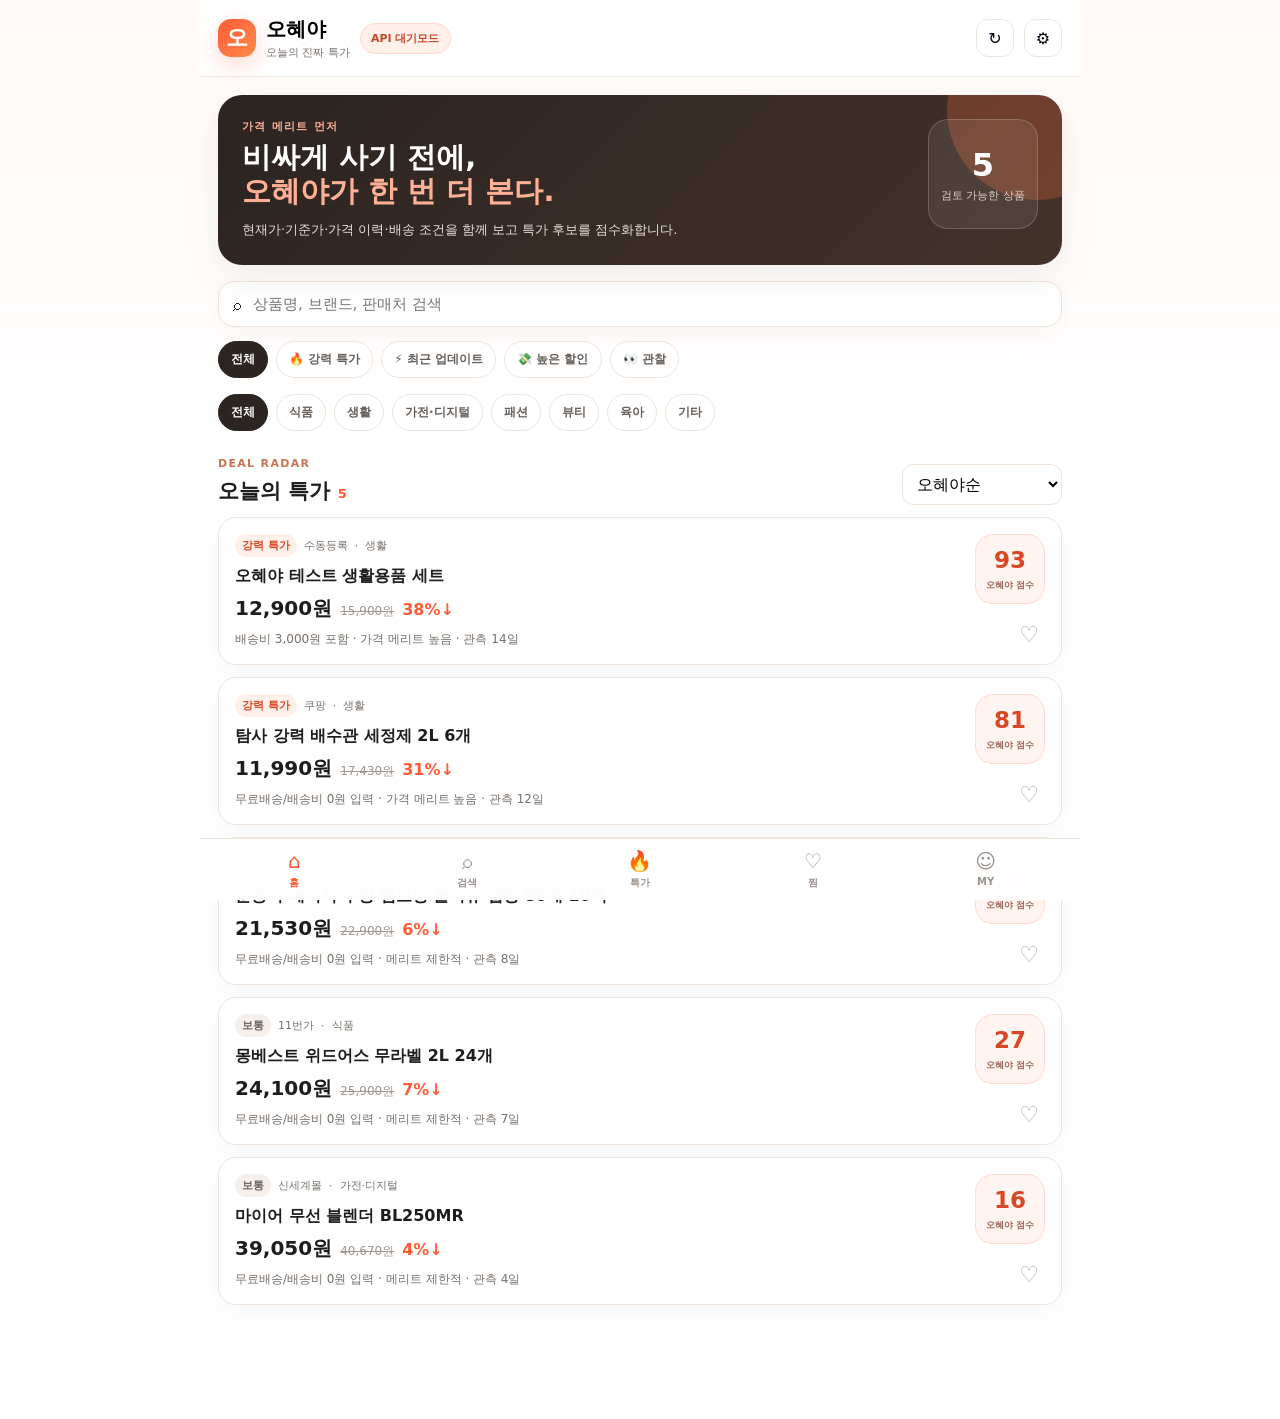
<file: ohaeya/index.html>
<!doctype html><html lang="ko"><head><meta charset="utf-8"><meta name="viewport" content="width=device-width,initial-scale=1,viewport-fit=cover"><meta name="theme-color" content="#ff5b35"><meta name="description" content="오혜야 - 가격 메리트를 한눈에 확인하는 특가 발견 서비스"><title>오혜야 | 오늘의 진짜 특가</title><link rel="manifest" href="./manifest.webmanifest"><style>:root{--bg:#fff8f4;--card:#fff;--ink:#1f1d1b;--muted:#77716c;--line:#eee4dc;--brand:#ff5b35;--brand2:#ff8a4c;--good:#15966a;--warn:#d97706;--danger:#d9485f;--shadow:0 12px 34px rgba(69,38,22,.08);font-family:Inter,system-ui,-apple-system,BlinkMacSystemFont,"Segoe UI",sans-serif}
*{box-sizing:border-box}body{margin:0;background:linear-gradient(180deg,#fffaf7 0,#fff 32%);color:var(--ink)}button,input,select,textarea{font:inherit}.app-shell{max-width:880px;margin:0 auto;min-height:100vh;padding-bottom:96px}.topbar{position:sticky;top:0;z-index:20;display:flex;justify-content:space-between;align-items:center;padding:16px 18px;background:rgba(255,255,255,.92);backdrop-filter:blur(12px);border-bottom:1px solid rgba(238,228,220,.8)}.brand-wrap,.header-actions,.brand{display:flex;align-items:center;gap:10px}.brand{border:0;background:none;padding:0;text-align:left;cursor:pointer}.brand strong{display:block;font-size:20px}.brand small{display:block;color:var(--muted);font-size:11px;margin-top:2px}.brand-mark{width:38px;height:38px;border-radius:13px;display:grid;place-items:center;background:linear-gradient(135deg,var(--brand),var(--brand2));color:#fff;font-weight:900;font-size:22px;box-shadow:0 8px 22px rgba(255,91,53,.24)}.mode-badge{border:1px solid #ffd6ca;background:#fff0ea;color:#c74728;border-radius:999px;padding:7px 10px;font-size:11px;font-weight:800}.icon-btn{width:38px;height:38px;border:1px solid var(--line);background:#fff;border-radius:12px;cursor:pointer}.view{display:none;padding:18px}.view.active{display:block}.hero-card{display:grid;grid-template-columns:1fr auto;gap:20px;background:linear-gradient(135deg,#2b2421,#43322a);color:#fff;border-radius:24px;padding:24px;box-shadow:var(--shadow);overflow:hidden;position:relative}.hero-card:after{content:"";position:absolute;width:180px;height:180px;border-radius:50%;background:rgba(255,107,61,.25);right:-65px;top:-75px}.eyebrow{margin:0 0 7px;font-size:11px;letter-spacing:.12em;font-weight:900;color:#c97555;text-transform:uppercase}.hero-card .eyebrow{color:#ffb095}.hero-card h1,.page-head h1{margin:0;line-height:1.16}.hero-card h1{font-size:29px}.hero-card h1 span{color:#ffb095}.hero-copy{margin:12px 0 0;color:#eadfd9;font-size:13px;line-height:1.6;max-width:520px}.hero-stat{min-width:110px;height:110px;border:1px solid rgba(255,255,255,.18);background:rgba(255,255,255,.08);border-radius:20px;display:flex;flex-direction:column;align-items:center;justify-content:center;z-index:1}.hero-stat strong{font-size:32px}.hero-stat span{font-size:11px;color:#ded2cc;margin-top:4px}.search-box{margin-top:16px;display:grid;grid-template-columns:auto 1fr auto;gap:10px;align-items:center;background:#fff;border:1px solid var(--line);padding:12px 14px;border-radius:16px;box-shadow:0 8px 22px rgba(83,45,23,.04)}.search-box input{border:0;outline:0;width:100%;font-size:15px}.clear-btn{border:0;background:#f5efeb;border-radius:8px;padding:6px 8px;color:#6f6762;cursor:pointer}.hidden{display:none!important}.quick-row,.category-row{display:flex;gap:8px;overflow:auto;padding:14px 0 2px;scrollbar-width:none}.quick-row::-webkit-scrollbar,.category-row::-webkit-scrollbar{display:none}.quick-chip,.category-chip{white-space:nowrap;border:1px solid var(--line);background:#fff;border-radius:999px;padding:9px 12px;font-size:12px;font-weight:800;color:#665f5a;cursor:pointer}.quick-chip.active,.category-chip.active{background:#2b2421;color:#fff;border-color:#2b2421}.section-head,.panel-head,.page-head,.admin-head,.api-title-row{display:flex;align-items:end;justify-content:space-between;gap:12px}.section-head{margin:24px 0 12px}.section-head h2{margin:0;font-size:21px}.section-head h2 span{font-size:13px;color:var(--brand)}.section-head select{border:1px solid var(--line);background:#fff;border-radius:11px;padding:9px 10px}.deal-list{display:grid;gap:12px}.deal-card{display:grid;grid-template-columns:1fr auto;gap:14px;background:var(--card);border:1px solid var(--line);border-radius:18px;padding:16px;box-shadow:0 8px 24px rgba(65,38,22,.035);cursor:pointer}.deal-card:hover{transform:translateY(-1px);box-shadow:0 12px 26px rgba(65,38,22,.06)}.deal-meta{display:flex;align-items:center;gap:7px;flex-wrap:wrap;color:var(--muted);font-size:11px}.pill{padding:4px 7px;border-radius:999px;background:#f5f0ec;color:#6b635e;font-weight:800}.pill.hot{background:#fff0ea;color:#d94725}.deal-title{font-size:16px;font-weight:850;line-height:1.38;margin:8px 0}.price-row{display:flex;align-items:baseline;gap:8px;flex-wrap:wrap}.price-row strong{font-size:20px}.normal-price{color:#a09791;text-decoration:line-through;font-size:12px}.discount{color:var(--brand);font-weight:900}.deal-sub{margin-top:8px;color:#776f69;font-size:12px;line-height:1.5}.deal-actions{display:flex;flex-direction:column;align-items:flex-end;justify-content:space-between;min-width:82px}.score{width:70px;height:70px;border-radius:18px;display:grid;place-items:center;background:#fff4ef;border:1px solid #ffd9cc;text-align:center}.score strong{display:block;color:#d94725;font-size:23px}.score small{font-size:9px;color:#9b6758;font-weight:800}.fav-btn{border:0;background:none;font-size:22px;cursor:pointer;color:#aaa}.fav-btn.active{color:#f04e4e}.empty-state{text-align:center;padding:46px 20px;color:var(--muted)}.empty-state strong{display:block;color:var(--ink);margin:10px 0 4px}.empty-icon{font-size:34px}.page-head{align-items:flex-start;margin-bottom:18px}.page-head h1{font-size:28px}.page-head>div>p:last-child,.page-head>p{color:var(--muted);font-size:13px}.status-dot{display:flex;align-items:center;gap:7px;font-size:11px;font-weight:900;color:#8a6b1f;background:#fff9de;border:1px solid #f2e5a5;padding:8px 10px;border-radius:999px}.status-dot i{width:7px;height:7px;border-radius:50%;background:#e8ab17}.stats-grid{display:grid;grid-template-columns:repeat(4,1fr);gap:10px}.stat-card,.admin-card,.api-card,.admin-row{background:#fff;border:1px solid var(--line);border-radius:17px;padding:15px}.stat-card strong{display:block;font-size:22px}.stat-card span{font-size:11px;color:var(--muted)}.admin-tabs{display:flex;gap:8px;margin:18px 0 12px;overflow:auto}.admin-tab{border:1px solid var(--line);background:#fff;border-radius:11px;padding:10px 12px;font-size:12px;font-weight:800;white-space:nowrap;cursor:pointer}.admin-tab.active{background:#2b2421;color:#fff}.admin-panel{display:none}.admin-panel.active{display:block}.panel-head{align-items:center;margin-bottom:12px}.panel-head h2{margin:0 0 4px;font-size:18px}.panel-head p{margin:0;color:var(--muted);font-size:12px}.primary-btn,.secondary-btn,.danger-btn,.file-btn{border:0;border-radius:11px;padding:10px 13px;font-size:12px;font-weight:900;cursor:pointer}.primary-btn{background:var(--brand);color:white}.secondary-btn,.file-btn{background:#f4efeb;color:#453b35}.file-btn{display:inline-flex;justify-content:center}.file-btn.subtle{background:#fff;border:1px solid var(--line)}.danger-btn{background:#fff1f2;color:var(--danger)}.admin-list{display:grid;gap:10px}.admin-row{display:grid;grid-template-columns:1fr auto;gap:12px;align-items:center}.admin-row h3{margin:0 0 5px;font-size:14px}.admin-row p{margin:0;color:var(--muted);font-size:11px;line-height:1.45}.row-actions{display:flex;gap:6px;flex-wrap:wrap;justify-content:flex-end}.row-actions button{border:1px solid var(--line);background:#fff;border-radius:9px;padding:7px 8px;font-size:11px;cursor:pointer}.backup-grid{display:grid;grid-template-columns:repeat(2,1fr);gap:12px}.admin-card h3,.api-card h3{margin:0 0 7px}.admin-card p,.api-card p,.api-card li{font-size:12px;color:var(--muted);line-height:1.6}.button-stack{display:flex;gap:8px;flex-wrap:wrap}.danger-zone{border-color:#ffd6dc}.api-card{display:grid;grid-template-columns:auto 1fr;gap:14px;margin-bottom:12px}.api-card.muted{background:#fbfaf9}.api-icon{width:42px;height:42px;border-radius:13px;background:#fff1eb;color:var(--brand);display:grid;place-items:center;font-weight:900}.api-title-row{align-items:center}.api-title-row span{font-size:10px;padding:5px 7px;border-radius:999px;background:#fff6cf;color:#886811;font-weight:900}.bottom-nav{position:fixed;left:50%;bottom:0;transform:translateX(-50%);width:min(880px,100%);display:grid;grid-template-columns:repeat(5,1fr);background:rgba(255,255,255,.96);border-top:1px solid var(--line);padding:9px 8px max(9px,env(safe-area-inset-bottom));backdrop-filter:blur(12px);z-index:30}.nav-item{border:0;background:none;color:#9b938e;display:flex;flex-direction:column;align-items:center;gap:3px;cursor:pointer}.nav-item span{font-size:20px}.nav-item small{font-size:10px;font-weight:800}.nav-item.active{color:var(--brand)}dialog{border:0;padding:0;background:transparent}.sheet-dialog,.form-dialog{width:min(680px,calc(100% - 24px));max-height:88vh}.sheet-dialog::backdrop,.form-dialog::backdrop{background:rgba(28,23,20,.52);backdrop-filter:blur(2px)}.sheet-dialog>div:not(.dialog-handle),.form-dialog form{background:#fff;border-radius:22px;padding:22px;box-shadow:var(--shadow)}.dialog-handle{width:42px;height:5px;border-radius:99px;background:#c8c1bd;margin:0 auto 8px}.dialog-close{position:absolute;right:16px;top:18px;width:34px;height:34px;border:0;border-radius:50%;background:#f3eeeb;font-size:22px;cursor:pointer}.dialog-close.inline{position:static}.detail-score{display:inline-flex;align-items:center;gap:8px;background:#fff0ea;color:#c64727;border-radius:999px;padding:7px 10px;font-weight:900}.detail-title{font-size:22px;line-height:1.35;margin:14px 0 8px}.detail-price{font-size:28px;font-weight:900}.detail-grid{display:grid;grid-template-columns:repeat(2,1fr);gap:8px;margin:16px 0}.detail-cell{background:#faf6f3;border-radius:12px;padding:12px}.detail-cell small{display:block;color:var(--muted);font-size:10px}.detail-cell strong{font-size:13px}.detail-note{padding:12px;border-left:3px solid #ffc1ad;background:#fff8f4;border-radius:8px;color:#665e59;font-size:12px;line-height:1.6}.detail-cta{display:flex;gap:8px;margin-top:16px}.detail-cta a,.detail-cta button{flex:1;text-align:center;text-decoration:none}.form-dialog form{position:relative}.form-head{display:flex;justify-content:space-between;align-items:center}.form-head h2{margin:0}.form-grid{display:grid;grid-template-columns:repeat(2,1fr);gap:12px;margin-top:16px}.form-grid label{font-size:11px;font-weight:850;color:#615954}.form-grid .wide{grid-column:1/-1}.form-grid input,.form-grid select,.form-grid textarea{width:100%;margin-top:6px;border:1px solid var(--line);border-radius:10px;padding:11px;background:#fff;outline:none}.form-grid input:focus,.form-grid textarea:focus,.form-grid select:focus{border-color:#ffb29c}.form-actions{display:flex;justify-content:flex-end;gap:8px;margin-top:16px}.toast{position:fixed;left:50%;bottom:84px;transform:translate(-50%,20px);background:#2b2421;color:#fff;padding:10px 14px;border-radius:11px;font-size:12px;opacity:0;pointer-events:none;transition:.2s;z-index:99}.toast.show{opacity:1;transform:translate(-50%,0)}
@media(max-width:640px){.app-shell{max-width:none}.view{padding:14px}.hero-card{grid-template-columns:1fr;padding:20px}.hero-stat{display:none}.hero-card h1{font-size:26px}.stats-grid{grid-template-columns:repeat(2,1fr)}.backup-grid{grid-template-columns:1fr}.deal-card{grid-template-columns:1fr auto;padding:14px}.score{width:62px;height:62px}.form-grid{grid-template-columns:1fr}.form-grid .wide{grid-column:auto}.api-card{grid-template-columns:1fr}.page-head.admin-head{display:block}.status-dot{display:inline-flex;margin-top:8px}.section-head{align-items:center}.section-head select{max-width:145px}.brand small{display:none}}</style></head><body>
<div id="app" class="app-shell"><header class="topbar"><div class="brand-wrap"><button class="brand" id="brandBtn"><span class="brand-mark">오</span><span><strong>오혜야</strong><small>오늘의 진짜 특가</small></span></button><button id="modeBadge" class="mode-badge" type="button">API 대기모드</button></div><div class="header-actions"><button class="icon-btn" id="refreshBtn" type="button">↻</button><button class="icon-btn" id="adminBtn" type="button">⚙</button></div></header>
<main><section id="homeView" class="view active"><div class="hero-card"><div><p class="eyebrow">가격 메리트 먼저</p><h1>비싸게 사기 전에,<br><span>오혜야가 한 번 더 본다.</span></h1><p class="hero-copy">현재가·기준가·가격 이력·배송 조건을 함께 보고 특가 후보를 점수화합니다.</p></div><div class="hero-stat" id="heroStat"><strong>0</strong><span>검토 가능한 상품</span></div></div>
<div class="search-box"><span>⌕</span><input id="searchInput" type="search" placeholder="상품명, 브랜드, 판매처 검색"><button id="clearSearchBtn" class="clear-btn hidden" type="button">지우기</button></div>
<div class="quick-row" id="quickRow"><button class="quick-chip active" data-quick="all">전체</button><button class="quick-chip" data-quick="hot">🔥 강력 특가</button><button class="quick-chip" data-quick="fresh">⚡ 최근 업데이트</button><button class="quick-chip" data-quick="discount">💸 높은 할인</button><button class="quick-chip" data-quick="watch">👀 관찰</button></div><div class="category-row" id="categoryRow"></div>
<div class="section-head"><div><p class="eyebrow">DEAL RADAR</p><h2>오늘의 특가 <span id="dealCount">0</span></h2></div><select id="sortSelect"><option value="score">오혜야순</option><option value="priceAsc">실구매가 낮은순</option><option value="discount">할인율순</option><option value="fresh">최근 업데이트순</option></select></div><div id="dealList" class="deal-list"></div><div id="emptyState" class="empty-state hidden"><div class="empty-icon">⌕</div><strong>조건에 맞는 상품이 없어요.</strong><p>검색어나 필터를 바꿔보세요.</p></div></section>
<section id="favoritesView" class="view"><div class="page-head"><div><p class="eyebrow">MY PICKS</p><h1>찜한 특가</h1><p>브라우저에 저장되어 다음 방문에도 유지됩니다.</p></div></div><div id="favoriteList" class="deal-list"></div><div id="favoriteEmpty" class="empty-state hidden"><div class="empty-icon">♡</div><strong>아직 찜한 상품이 없어요.</strong><p>홈에서 관심 상품의 하트를 눌러보세요.</p></div></section>
<section id="adminView" class="view"><div class="page-head admin-head"><div><p class="eyebrow">OPERATOR</p><h1>오혜야 운영실</h1><p>쿠팡 API 전에는 수동·CSV로 운영하고, 승인 후 수집기만 교체합니다.</p></div><span class="status-dot"><i></i> API 대기</span></div><div class="admin-grid stats-grid" id="adminStats"></div><div class="admin-tabs"><button class="admin-tab active" data-admin-tab="products">상품 관리</button><button class="admin-tab" data-admin-tab="candidate">후보 큐</button><button class="admin-tab" data-admin-tab="backup">가져오기/백업</button><button class="admin-tab" data-admin-tab="api">API 연결</button></div>
<div id="adminProducts" class="admin-panel active"><div class="panel-head"><div><h2>상품 관리</h2><p>등록 즉시 점수와 상태가 계산됩니다.</p></div><button class="primary-btn" id="addProductBtn" type="button">+ 상품 등록</button></div><div id="adminProductList" class="admin-list"></div></div>
<div id="adminCandidate" class="admin-panel"><div class="panel-head"><div><h2>후보 큐</h2><p>수집된 후보를 승인·보류·제외합니다.</p></div><button class="secondary-btn" id="addCandidateBtn" type="button">+ 후보 추가</button></div><div id="candidateList" class="admin-list"></div></div>
<div id="adminBackup" class="admin-panel"><div class="backup-grid"><article class="admin-card"><h3>JSON 백업</h3><p>현재 상품·후보·클릭 통계를 저장합니다.</p><button id="exportBtn" class="primary-btn" type="button">백업 파일 내보내기</button></article><article class="admin-card"><h3>JSON 복원</h3><p>이전에 내보낸 백업을 다시 불러옵니다.</p><label class="file-btn">백업 파일 선택<input id="importJsonInput" type="file" accept="application/json,.json" hidden></label></article><article class="admin-card"><h3>CSV 일괄 등록</h3><p>상품 여러 건을 한 번에 등록합니다.</p><div class="button-stack"><button id="downloadCsvBtn" class="secondary-btn" type="button">CSV 양식 받기</button><label class="file-btn subtle">CSV 가져오기<input id="importCsvInput" type="file" accept="text/csv,.csv" hidden></label></div></article><article class="admin-card danger-zone"><h3>데모 데이터 초기화</h3><p>로컬 변경 내용을 지우고 기본 샘플로 되돌립니다.</p><button id="resetBtn" class="danger-btn" type="button">초기 상태로 복원</button></article></div></div>
<div id="adminApi" class="admin-panel"><article class="api-card"><div class="api-icon">C</div><div><div class="api-title-row"><h3>쿠팡 파트너스 API</h3><span>대기</span></div><p>승인 후 Access Key / Secret Key는 서버 환경변수에 저장하고 어댑터만 활성화하면 됩니다.</p><ul><li>현재: Manual/CSV Source → Normalizer → Score Engine → UI</li><li>승인 후: Coupang Source → 같은 Normalizer → 같은 Score Engine → UI</li><li>홈·점수·찜·관리자 UI는 그대로 유지</li></ul></div></article><article class="api-card muted"><div class="api-icon">✓</div><div><h3>API 전환 준비 완료</h3><p>데이터 공급자만 교체하도록 구성했습니다.</p></div></article></div></section></main>
<nav class="bottom-nav"><button class="nav-item active" data-view="home"><span>⌂</span><small>홈</small></button><button class="nav-item" data-view="search"><span>⌕</span><small>검색</small></button><button class="nav-item" data-view="hot"><span>🔥</span><small>특가</small></button><button class="nav-item" data-view="favorites"><span>♡</span><small>찜</small></button><button class="nav-item" data-view="admin"><span>☺</span><small>MY</small></button></nav></div>
<dialog id="detailDialog" class="sheet-dialog"><div class="dialog-handle"></div><div id="detailContent"></div><form method="dialog"><button class="dialog-close">×</button></form></dialog>
<dialog id="productDialog" class="form-dialog"><form id="productForm"><div class="form-head"><div><p class="eyebrow">PRODUCT</p><h2 id="productFormTitle">상품 등록</h2></div><button type="button" class="dialog-close inline" id="closeProductDialog">×</button></div><input type="hidden" id="productId"><div class="form-grid"><label class="wide">상품명<input id="productName" required></label><label>판매처<input id="productSource" required></label><label>카테고리<select id="productCategory"></select></label><label>현재가<input id="productPrice" type="number" min="0" required></label><label>기준가<input id="productNormalPrice" type="number" min="0"></label><label>배송비<input id="productShipping" type="number" min="0" value="0"></label><label>과거 대표가<input id="productMedian" type="number" min="0"></label><label>관측일수<input id="productDays" type="number" min="0" value="0"></label><label class="wide">상품 URL<input id="productUrl" type="url"></label><label class="wide">제휴 URL<input id="productAffiliateUrl" type="url"></label><label class="wide">메모<textarea id="productNote" rows="3"></textarea></label></div><div class="form-actions"><button type="button" class="secondary-btn" id="cancelProductBtn">취소</button><button type="submit" class="primary-btn">저장</button></div></form></dialog>
<dialog id="candidateDialog" class="form-dialog"><form id="candidateForm"><div class="form-head"><div><p class="eyebrow">CANDIDATE</p><h2>후보 추가</h2></div><button type="button" class="dialog-close inline" id="closeCandidateDialog">×</button></div><div class="form-grid"><label class="wide">상품명<input id="candidateName" required></label><label>판매처<input id="candidateSource" required></label><label>현재가<input id="candidatePrice" type="number" min="0" required></label><label>기준가<input id="candidateNormalPrice" type="number" min="0"></label><label class="wide">상품 URL<input id="candidateUrl" type="url"></label></div><div class="form-actions"><button type="button" class="secondary-btn" id="cancelCandidateBtn">취소</button><button type="submit" class="primary-btn">후보 저장</button></div></form></dialog><div id="toast" class="toast"></div><script>const KEYS={products:'ohaeya.products.v2',favorites:'ohaeya.favorites.v2',candidates:'ohaeya.candidates.v2',clicks:'ohaeya.clicks.v2'};
const categories=['전체','식품','생활','가전·디지털','패션','뷰티','육아','기타'];
const nowISO=()=>new Date().toISOString();
const daysAgo=n=>new Date(Date.now()-n*86400000).toISOString();
const uid=()=>`oh_${Date.now().toString(36)}_${Math.random().toString(36).slice(2,7)}`;
const money=n=>`${Math.round(Number(n)||0).toLocaleString('ko-KR')}원`;
const pct=(a,b)=>b>0?Math.max(0,Math.round((1-a/b)*100)):0;
const defaultProducts=[
{id:'p1',name:'탐사 강력 배수관 세정제 2L 6개',source:'쿠팡',category:'생활',price:11990,normalPrice:17430,shipping:0,medianPrice:15900,observedDays:12,url:'https://www.coupang.com/',affiliateUrl:'',note:'쿠팡 API 승인 전 샘플 데이터입니다. 실제 구매 전 판매 페이지의 가격과 배송 조건을 확인하세요.',updatedAt:daysAgo(1),priceHistory:[15900,14900,13900,11990]},
{id:'p2',name:'순둥이 베이직 무향 엠보싱 물티슈 캡형 80매 10팩',source:'11번가',category:'육아',price:21530,normalPrice:22900,shipping:0,medianPrice:22400,observedDays:8,url:'https://www.11st.co.kr/',affiliateUrl:'',note:'샘플 데이터. 실시간 가격이 아니므로 구매 전 확인이 필요합니다.',updatedAt:daysAgo(2),priceHistory:[22900,22400,21900,21530]},
{id:'p3',name:'몽베스트 위드어스 무라벨 2L 24개',source:'11번가',category:'식품',price:24100,normalPrice:25900,shipping:0,medianPrice:24900,observedDays:7,url:'https://www.11st.co.kr/',affiliateUrl:'',note:'샘플 데이터. 가격 이력 테스트용입니다.',updatedAt:daysAgo(3),priceHistory:[24900,24800,24500,24100]},
{id:'p4',name:'마이어 무선 블렌더 BL250MR',source:'신세계몰',category:'가전·디지털',price:39050,normalPrice:40670,shipping:0,medianPrice:39900,observedDays:4,url:'https://www.ssg.com/',affiliateUrl:'',note:'관측일수가 짧아 점수 신뢰도를 낮게 반영합니다.',updatedAt:daysAgo(4),priceHistory:[40670,39900,39050]},
{id:'p5',name:'오혜야 테스트 생활용품 세트',source:'수동등록',category:'생활',price:9900,normalPrice:15900,shipping:3000,medianPrice:14900,observedDays:14,url:'',affiliateUrl:'',note:'관리자 등록·점수 계산 동작 확인용 샘플입니다.',updatedAt:daysAgo(0),priceHistory:[14900,13900,12900,9900]}
];
const defaultCandidates=[{id:'c1',name:'쿠팡 API 연결 전 테스트 후보',source:'수동수집',price:12900,normalPrice:19900,url:'',status:'pending',createdAt:nowISO()}];
const load=(k,f)=>{try{const v=JSON.parse(localStorage.getItem(k));return Array.isArray(v)||typeof v==='object'&&v!==null?v:f}catch{return f}};
let products=load(KEYS.products,defaultProducts), favorites=load(KEYS.favorites,[]), candidates=load(KEYS.candidates,defaultCandidates), clicks=load(KEYS.clicks,{});
let state={query:'',quick:'all',category:'전체',sort:'score',view:'home'};
const save=()=>{localStorage.setItem(KEYS.products,JSON.stringify(products));localStorage.setItem(KEYS.favorites,JSON.stringify(favorites));localStorage.setItem(KEYS.candidates,JSON.stringify(candidates));localStorage.setItem(KEYS.clicks,JSON.stringify(clicks));};
function freshnessDays(p){return Math.floor((Date.now()-new Date(p.updatedAt||0).getTime())/86400000)}
function dealScore(p){const d=pct(p.price,p.normalPrice), hist=p.medianPrice>0?Math.max(0,(p.medianPrice-p.price)/p.medianPrice*100):0, shippingPenalty=p.shipping>0?Math.min(12,p.shipping/1000*3):0, obs=Math.min(20,(p.observedDays||0)*1.4), freshness=Math.max(0,15-freshnessDays(p)*2.5);return Math.max(0,Math.min(100,Math.round(d*.85+hist*1.05+obs+freshness-shippingPenalty)))}
function confidence(p){if(freshnessDays(p)>7)return ['확인 필요','오래된 데이터'];if((p.observedDays||0)<3)return ['잠정','가격 데이터 부족'];if(dealScore(p)>=75)return ['강력 특가','가격 메리트 높음'];if(dealScore(p)>=55)return ['특가 후보','비교 가치 있음'];if(dealScore(p)>=35)return ['관찰','추가 확인 권장'];return ['보통','메리트 제한적']}
function effectivePrice(p){return Number(p.price||0)+Number(p.shipping||0)}
function toast(msg){const el=document.getElementById('toast');el.textContent=msg;el.classList.add('show');clearTimeout(window.__toast);window.__toast=setTimeout(()=>el.classList.remove('show'),1800)}
function renderCategories(){const row=document.getElementById('categoryRow');row.innerHTML=categories.map(c=>`<button class="category-chip ${state.category===c?'active':''}" data-cat="${c}">${c}</button>`).join('');row.querySelectorAll('button').forEach(b=>b.onclick=()=>{state.category=b.dataset.cat;renderAll()})}
function filteredProducts(list=products){let a=[...list].filter(p=>{const q=state.query.trim().toLowerCase();const matchQ=!q||[p.name,p.source,p.category].some(v=>(v||'').toLowerCase().includes(q));const matchCat=state.category==='전체'||p.category===state.category;const score=dealScore(p);let matchQuick=true;if(state.quick==='hot')matchQuick=score>=75;if(state.quick==='fresh')matchQuick=freshnessDays(p)<=1;if(state.quick==='discount')matchQuick=pct(p.price,p.normalPrice)>=20;if(state.quick==='watch')matchQuick=score>=35&&score<75;return matchQ&&matchCat&&matchQuick});a.sort((x,y)=>state.sort==='priceAsc'?effectivePrice(x)-effectivePrice(y):state.sort==='discount'?pct(y.price,y.normalPrice)-pct(x.price,x.normalPrice):state.sort==='fresh'?new Date(y.updatedAt)-new Date(x.updatedAt):dealScore(y)-dealScore(x));return a}
function dealCard(p){const [label,why]=confidence(p), score=dealScore(p), discount=pct(p.price,p.normalPrice), fav=favorites.includes(p.id), stale=freshnessDays(p)>7;return `<article class="deal-card" data-id="${p.id}"><div><div class="deal-meta"><span class="pill ${score>=75?'hot':''}">${label}</span><span>${p.source}</span><span>·</span><span>${p.category}</span>${stale?'<span class="pill">업데이트 필요</span>':''}</div><div class="deal-title">${escapeHtml(p.name)}</div><div class="price-row"><strong>${money(effectivePrice(p))}</strong>${p.normalPrice?`<span class="normal-price">${money(p.normalPrice)}</span>`:''}${discount?`<span class="discount">${discount}%↓</span>`:''}</div><div class="deal-sub">${p.shipping?`배송비 ${money(p.shipping)} 포함`:'무료배송/배송비 0원 입력'} · ${why} · 관측 ${p.observedDays||0}일</div></div><div class="deal-actions"><div class="score"><div><strong>${score}</strong><small>오혜야 점수</small></div></div><button class="fav-btn ${fav?'active':''}" data-fav="${p.id}" aria-label="찜">${fav?'♥':'♡'}</button></div></article>`}
function bindDealCards(scope=document){scope.querySelectorAll('.deal-card').forEach(card=>card.onclick=e=>{if(e.target.closest('[data-fav]'))return;openDetail(card.dataset.id)});scope.querySelectorAll('[data-fav]').forEach(b=>b.onclick=e=>{e.stopPropagation();toggleFavorite(b.dataset.fav)})}
function renderDeals(){const list=filteredProducts();document.getElementById('dealCount').textContent=list.length;document.getElementById('heroStat').innerHTML=`<strong>${products.filter(p=>freshnessDays(p)<=7).length}</strong><span>검토 가능한 상품</span>`;const el=document.getElementById('dealList');el.innerHTML=list.map(dealCard).join('');document.getElementById('emptyState').classList.toggle('hidden',list.length>0);bindDealCards(el)}
function toggleFavorite(id){favorites=favorites.includes(id)?favorites.filter(x=>x!==id):[...favorites,id];save();renderDeals();renderFavorites();toast(favorites.includes(id)?'찜에 저장했어요':'찜에서 뺐어요')}
function renderFavorites(){const arr=products.filter(p=>favorites.includes(p.id));const el=document.getElementById('favoriteList');el.innerHTML=arr.map(dealCard).join('');document.getElementById('favoriteEmpty').classList.toggle('hidden',arr.length>0);bindDealCards(el)}
function openDetail(id){const p=products.find(x=>x.id===id);if(!p)return;const score=dealScore(p),[label,why]=confidence(p),link=p.affiliateUrl||p.url;document.getElementById('detailContent').innerHTML=`<div class="detail-score">오혜야 ${score} · ${label}</div><div class="detail-title">${escapeHtml(p.name)}</div><div class="deal-meta">${escapeHtml(p.source)} · ${escapeHtml(p.category)} · ${new Date(p.updatedAt).toLocaleDateString('ko-KR')} 업데이트</div><div class="detail-price">${money(effectivePrice(p))}</div><div class="detail-grid"><div class="detail-cell"><small>현재 상품가</small><strong>${money(p.price)}</strong></div><div class="detail-cell"><small>기준가</small><strong>${p.normalPrice?money(p.normalPrice):'미입력'}</strong></div><div class="detail-cell"><small>과거 대표가</small><strong>${p.medianPrice?money(p.medianPrice):'미입력'}</strong></div><div class="detail-cell"><small>관측</small><strong>${p.observedDays||0}일</strong></div></div><div class="detail-note"><strong>${why}</strong><br>${escapeHtml(p.note||'구매 전 실제 판매 페이지의 최종 가격과 배송 조건을 확인하세요.')}</div><div class="detail-cta"><button class="secondary-btn" onclick="window.toggleFavorite('${p.id}')">${favorites.includes(p.id)?'♥ 찜 해제':'♡ 찜하기'}</button>${link?`<a class="primary-btn" href="${escapeAttr(link)}" target="_blank" rel="noopener sponsored" onclick="window.trackClick('${p.id}')">판매처 보기</a>`:'<button class="primary-btn" disabled>링크 미등록</button>'}</div>`;document.getElementById('detailDialog').showModal()}
window.toggleFavorite=id=>{toggleFavorite(id);document.getElementById('detailDialog').close()};window.trackClick=id=>{clicks[id]=(clicks[id]||0)+1;save()};
function renderAdmin(){const fresh=products.filter(p=>freshnessDays(p)<=7).length, hot=products.filter(p=>dealScore(p)>=75&&freshnessDays(p)<=7).length, pending=candidates.filter(c=>c.status==='pending').length,totalClicks=Object.values(clicks).reduce((a,b)=>a+b,0);document.getElementById('adminStats').innerHTML=[[products.length,'전체 상품'],[fresh,'최신 데이터'],[hot,'강력 특가'],[pending,'대기 후보']].map(([v,l])=>`<div class="stat-card"><strong>${v}</strong><span>${l}</span></div>`).join('')+`<div class="stat-card"><strong>${totalClicks}</strong><span>누적 이동 클릭</span></div>`;
const list=document.getElementById('adminProductList');list.innerHTML=products.map(p=>`<div class="admin-row"><div><h3>${escapeHtml(p.name)}</h3><p>${p.source} · ${money(effectivePrice(p))} · 점수 ${dealScore(p)} · ${new Date(p.updatedAt).toLocaleDateString('ko-KR')}</p></div><div class="row-actions"><button data-edit="${p.id}">수정</button><button data-delete="${p.id}">삭제</button></div></div>`).join('');list.querySelectorAll('[data-edit]').forEach(b=>b.onclick=()=>openProductForm(b.dataset.edit));list.querySelectorAll('[data-delete]').forEach(b=>b.onclick=()=>{if(confirm('이 상품을 삭제할까요?')){products=products.filter(p=>p.id!==b.dataset.delete);favorites=favorites.filter(x=>x!==b.dataset.delete);save();renderAll();toast('삭제했어요')}});renderCandidates()}
function renderCandidates(){const el=document.getElementById('candidateList');const arr=candidates.filter(c=>c.status!=='excluded');el.innerHTML=arr.length?arr.map(c=>`<div class="admin-row"><div><h3>${escapeHtml(c.name)}</h3><p>${c.source} · ${money(c.price)}${c.normalPrice?` · 기준가 ${money(c.normalPrice)}`:''} · ${c.status==='pending'?'검토 대기':'보류'}</p></div><div class="row-actions"><button data-approve="${c.id}">승인</button><button data-hold="${c.id}">보류</button><button data-exclude="${c.id}">제외</button></div></div>`).join(''):'<div class="empty-state"><strong>대기 후보가 없습니다.</strong></div>';el.querySelectorAll('[data-approve]').forEach(b=>b.onclick=()=>approveCandidate(b.dataset.approve));el.querySelectorAll('[data-hold]').forEach(b=>b.onclick=()=>setCandidateStatus(b.dataset.hold,'hold'));el.querySelectorAll('[data-exclude]').forEach(b=>b.onclick=()=>setCandidateStatus(b.dataset.exclude,'excluded'))}

function approveCandidate(id){const c=candidates.find(x=>x.id===id);if(!c)return;products.unshift({id:uid(),name:c.name,source:c.source,category:'기타',price:+c.price||0,normalPrice:+c.normalPrice||0,shipping:0,medianPrice:+c.normalPrice||0,observedDays:1,url:c.url||'',affiliateUrl:'',note:'후보 큐에서 승인된 상품입니다.',updatedAt:nowISO(),priceHistory:[+c.price||0]});c.status='approved';candidates=candidates.filter(x=>x.id!==id);save();renderAll();toast('상품으로 승인했어요')}
function setCandidateStatus(id,status){const c=candidates.find(x=>x.id===id);if(c)c.status=status;save();renderAll();toast(status==='hold'?'보류했어요':'후보에서 제외했어요')}
function openProductForm(id){const p=id?products.find(x=>x.id===id):null;document.getElementById('productFormTitle').textContent=p?'상품 수정':'상품 등록';document.getElementById('productId').value=p?.id||'';document.getElementById('productName').value=p?.name||'';document.getElementById('productSource').value=p?.source||'';document.getElementById('productCategory').value=p?.category||'기타';document.getElementById('productPrice').value=p?.price||'';document.getElementById('productNormalPrice').value=p?.normalPrice||'';document.getElementById('productShipping').value=p?.shipping||0;document.getElementById('productMedian').value=p?.medianPrice||'';document.getElementById('productDays').value=p?.observedDays||0;document.getElementById('productUrl').value=p?.url||'';document.getElementById('productAffiliateUrl').value=p?.affiliateUrl||'';document.getElementById('productNote').value=p?.note||'';document.getElementById('productDialog').showModal()}
function saveProductFromForm(e){e.preventDefault();const id=document.getElementById('productId').value;const existing=products.find(p=>p.id===id);const next={id:id||uid(),name:document.getElementById('productName').value.trim(),source:document.getElementById('productSource').value.trim(),category:document.getElementById('productCategory').value,price:+document.getElementById('productPrice').value||0,normalPrice:+document.getElementById('productNormalPrice').value||0,shipping:+document.getElementById('productShipping').value||0,medianPrice:+document.getElementById('productMedian').value||0,observedDays:+document.getElementById('productDays').value||0,url:document.getElementById('productUrl').value.trim(),affiliateUrl:document.getElementById('productAffiliateUrl').value.trim(),note:document.getElementById('productNote').value.trim(),updatedAt:nowISO(),priceHistory:[...(existing?.priceHistory||[]),+document.getElementById('productPrice').value||0].slice(-30)};if(existing)products=products.map(p=>p.id===id?next:p);else products.unshift(next);save();document.getElementById('productDialog').close();renderAll();toast(existing?'상품을 수정했어요':'상품을 등록했어요')}
function saveCandidateFromForm(e){e.preventDefault();candidates.unshift({id:uid(),name:document.getElementById('candidateName').value.trim(),source:document.getElementById('candidateSource').value.trim(),price:+document.getElementById('candidatePrice').value||0,normalPrice:+document.getElementById('candidateNormalPrice').value||0,url:document.getElementById('candidateUrl').value.trim(),status:'pending',createdAt:nowISO()});save();document.getElementById('candidateDialog').close();e.target.reset();renderAll();toast('후보를 추가했어요')}
function exportJson(){const blob=new Blob([JSON.stringify({version:1,exportedAt:nowISO(),products,candidates,clicks},null,2)],{type:'application/json'});downloadBlob(blob,`ohaeya-backup-${new Date().toISOString().slice(0,10)}.json`)}
function importJson(file){const r=new FileReader();r.onload=()=>{try{const d=JSON.parse(r.result);if(!Array.isArray(d.products))throw new Error();products=d.products;candidates=Array.isArray(d.candidates)?d.candidates:[];clicks=d.clicks||{};save();renderAll();toast('백업을 복원했어요')}catch{alert('오혜야 백업 JSON 형식이 아닙니다.')}};r.readAsText(file)}
function csvEscape(v){const s=String(v??'');return /[",\n]/.test(s)?`"${s.replaceAll('"','""')}"`:s}
function parseCsv(text){const rows=[];let row=[],cur='',q=false;for(let i=0;i<text.length;i++){const ch=text[i],n=text[i+1];if(ch==='"'){if(q&&n==='"'){cur+='"';i++}else q=!q}else if(ch===','&&!q){row.push(cur);cur=''}else if((ch==='\n'||ch==='\r')&&!q){if(ch==='\r'&&n==='\n')i++;row.push(cur);if(row.some(x=>x.trim()!==''))rows.push(row);row=[];cur=''}else cur+=ch}row.push(cur);if(row.some(x=>x.trim()!==''))rows.push(row);return rows}
function importCsv(file){const r=new FileReader();r.onload=()=>{const rows=parseCsv(r.result);if(rows.length<2)return alert('CSV 데이터가 없습니다.');const h=rows[0].map(x=>x.trim());let added=0;for(const cells of rows.slice(1)){const o=Object.fromEntries(h.map((k,i)=>[k,(cells[i]||'').trim()]));if(!o.name||!o.price)continue;const dup=products.some(p=>p.name.trim().toLowerCase()===o.name.trim().toLowerCase()&&p.source.trim().toLowerCase()===(o.source||'').trim().toLowerCase());if(dup)continue;products.push({id:uid(),name:o.name,source:o.source||'수동CSV',category:categories.includes(o.category)?o.category:'기타',price:+o.price||0,normalPrice:+o.normalPrice||0,shipping:+o.shipping||0,medianPrice:+o.medianPrice||0,observedDays:+o.observedDays||0,url:o.url||'',affiliateUrl:o.affiliateUrl||'',note:o.note||'CSV 일괄 등록',updatedAt:nowISO(),priceHistory:[+o.price||0]});added++}save();renderAll();toast(`${added}개 상품을 등록했어요`)};r.readAsText(file,'utf-8')}
function downloadCsvTemplate(){const h=['name','source','category','price','normalPrice','shipping','medianPrice','observedDays','url','affiliateUrl','note'];const sample=['예시 생수 2L 12개','쿠팡','식품','9900','12900','0','11900','7','https://example.com','','실제 구매 전 가격 확인'];const blob=new Blob(['\uFEFF'+h.join(',')+'\n'+sample.map(csvEscape).join(',')+'\n'],{type:'text/csv;charset=utf-8'});downloadBlob(blob,'ohaeya-products-template.csv')}
function downloadBlob(blob,name){const a=document.createElement('a');a.href=URL.createObjectURL(blob);a.download=name;a.click();setTimeout(()=>URL.revokeObjectURL(a.href),500)}
function setView(v){state.view=v==='search'||v==='hot'?'home':v;document.querySelectorAll('.view').forEach(x=>x.classList.remove('active'));document.getElementById(state.view==='favorites'?'favoritesView':state.view==='admin'?'adminView':'homeView').classList.add('active');document.querySelectorAll('.nav-item').forEach(x=>x.classList.toggle('active',x.dataset.view===v||(v==='search'&&x.dataset.view==='search')||(v==='hot'&&x.dataset.view==='hot')));if(v==='search'){setTimeout(()=>document.getElementById('searchInput').focus(),50)}if(v==='hot'){state.quick='hot';renderQuick();renderDeals()}window.scrollTo({top:0,behavior:'smooth'})}
function renderQuick(){document.querySelectorAll('[data-quick]').forEach(b=>b.classList.toggle('active',b.dataset.quick===state.quick))}
function renderAll(){renderCategories();renderQuick();renderDeals();renderFavorites();renderAdmin()}
function escapeHtml(s=''){return String(s).replace(/[&<>'"]/g,m=>({'&':'&amp;','<':'&lt;','>':'&gt;',"'":'&#39;','"':'&quot;'}[m]))}function escapeAttr(s=''){return escapeHtml(s)}
function init(){document.getElementById('productCategory').innerHTML=categories.filter(c=>c!=='전체').map(c=>`<option>${c}</option>`).join('');document.getElementById('searchInput').oninput=e=>{state.query=e.target.value;document.getElementById('clearSearchBtn').classList.toggle('hidden',!state.query);renderDeals()};document.getElementById('clearSearchBtn').onclick=()=>{state.query='';document.getElementById('searchInput').value='';document.getElementById('clearSearchBtn').classList.add('hidden');renderDeals()};document.getElementById('sortSelect').onchange=e=>{state.sort=e.target.value;renderDeals()};document.querySelectorAll('[data-quick]').forEach(b=>b.onclick=()=>{state.quick=b.dataset.quick;renderQuick();renderDeals()});document.querySelectorAll('.nav-item').forEach(b=>b.onclick=()=>setView(b.dataset.view));document.getElementById('brandBtn').onclick=()=>setView('home');document.getElementById('adminBtn').onclick=()=>setView('admin');document.getElementById('refreshBtn').onclick=()=>{renderAll();toast('화면을 새로 계산했어요')};document.querySelectorAll('.admin-tab').forEach(b=>b.onclick=()=>{document.querySelectorAll('.admin-tab').forEach(x=>x.classList.remove('active'));document.querySelectorAll('.admin-panel').forEach(x=>x.classList.remove('active'));b.classList.add('active');document.getElementById('admin'+b.dataset.adminTab[0].toUpperCase()+b.dataset.adminTab.slice(1)).classList.add('active')});document.getElementById('addProductBtn').onclick=()=>openProductForm();document.getElementById('productForm').onsubmit=saveProductFromForm;document.getElementById('closeProductDialog').onclick=document.getElementById('cancelProductBtn').onclick=()=>document.getElementById('productDialog').close();document.getElementById('addCandidateBtn').onclick=()=>document.getElementById('candidateDialog').showModal();document.getElementById('candidateForm').onsubmit=saveCandidateFromForm;document.getElementById('closeCandidateDialog').onclick=document.getElementById('cancelCandidateBtn').onclick=()=>document.getElementById('candidateDialog').close();document.getElementById('exportBtn').onclick=exportJson;document.getElementById('importJsonInput').onchange=e=>e.target.files[0]&&importJson(e.target.files[0]);document.getElementById('downloadCsvBtn').onclick=downloadCsvTemplate;document.getElementById('importCsvInput').onchange=e=>e.target.files[0]&&importCsv(e.target.files[0]);document.getElementById('resetBtn').onclick=()=>{if(confirm('오혜야 로컬 데이터를 기본 상태로 되돌릴까요?')){products=structuredClone(defaultProducts);favorites=[];candidates=structuredClone(defaultCandidates);clicks={};save();renderAll();toast('초기 상태로 복원했어요')}};renderAll()}
document.addEventListener('DOMContentLoaded',init);
</script></body></html>
</file>
